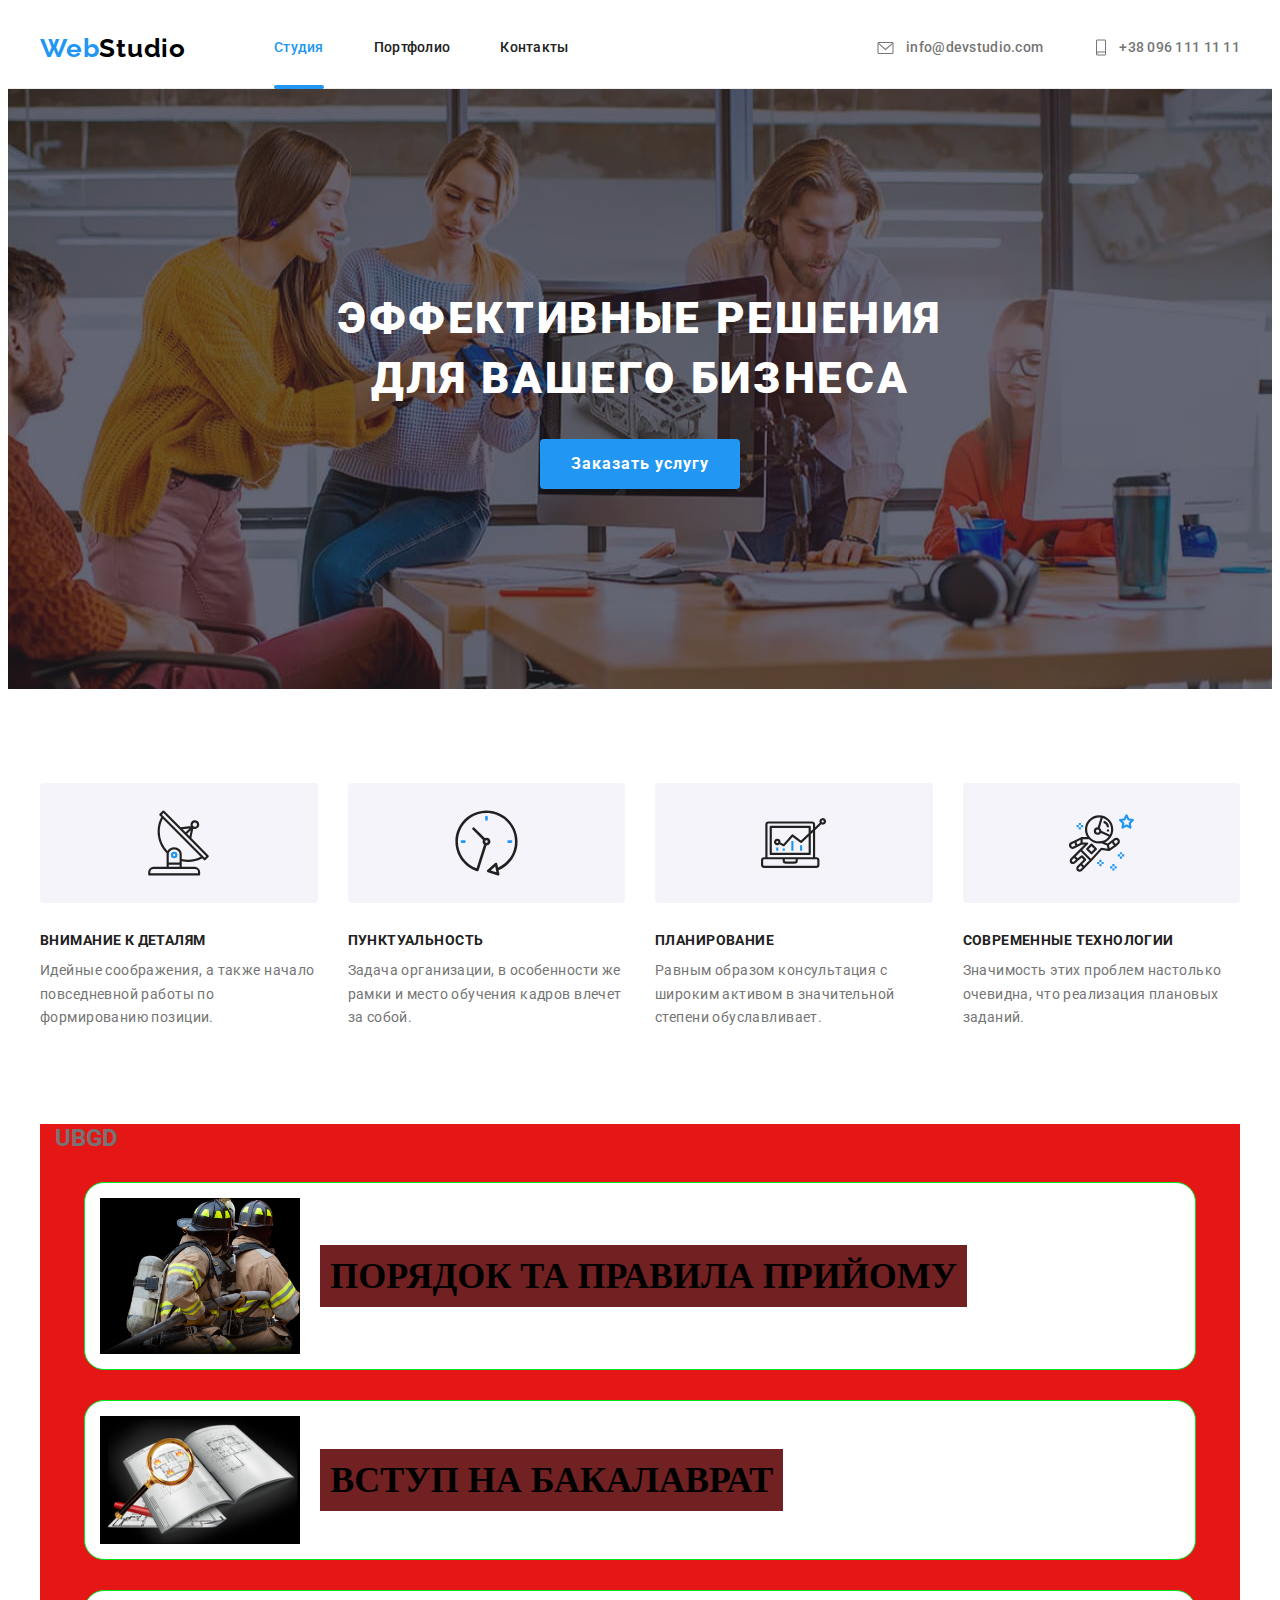
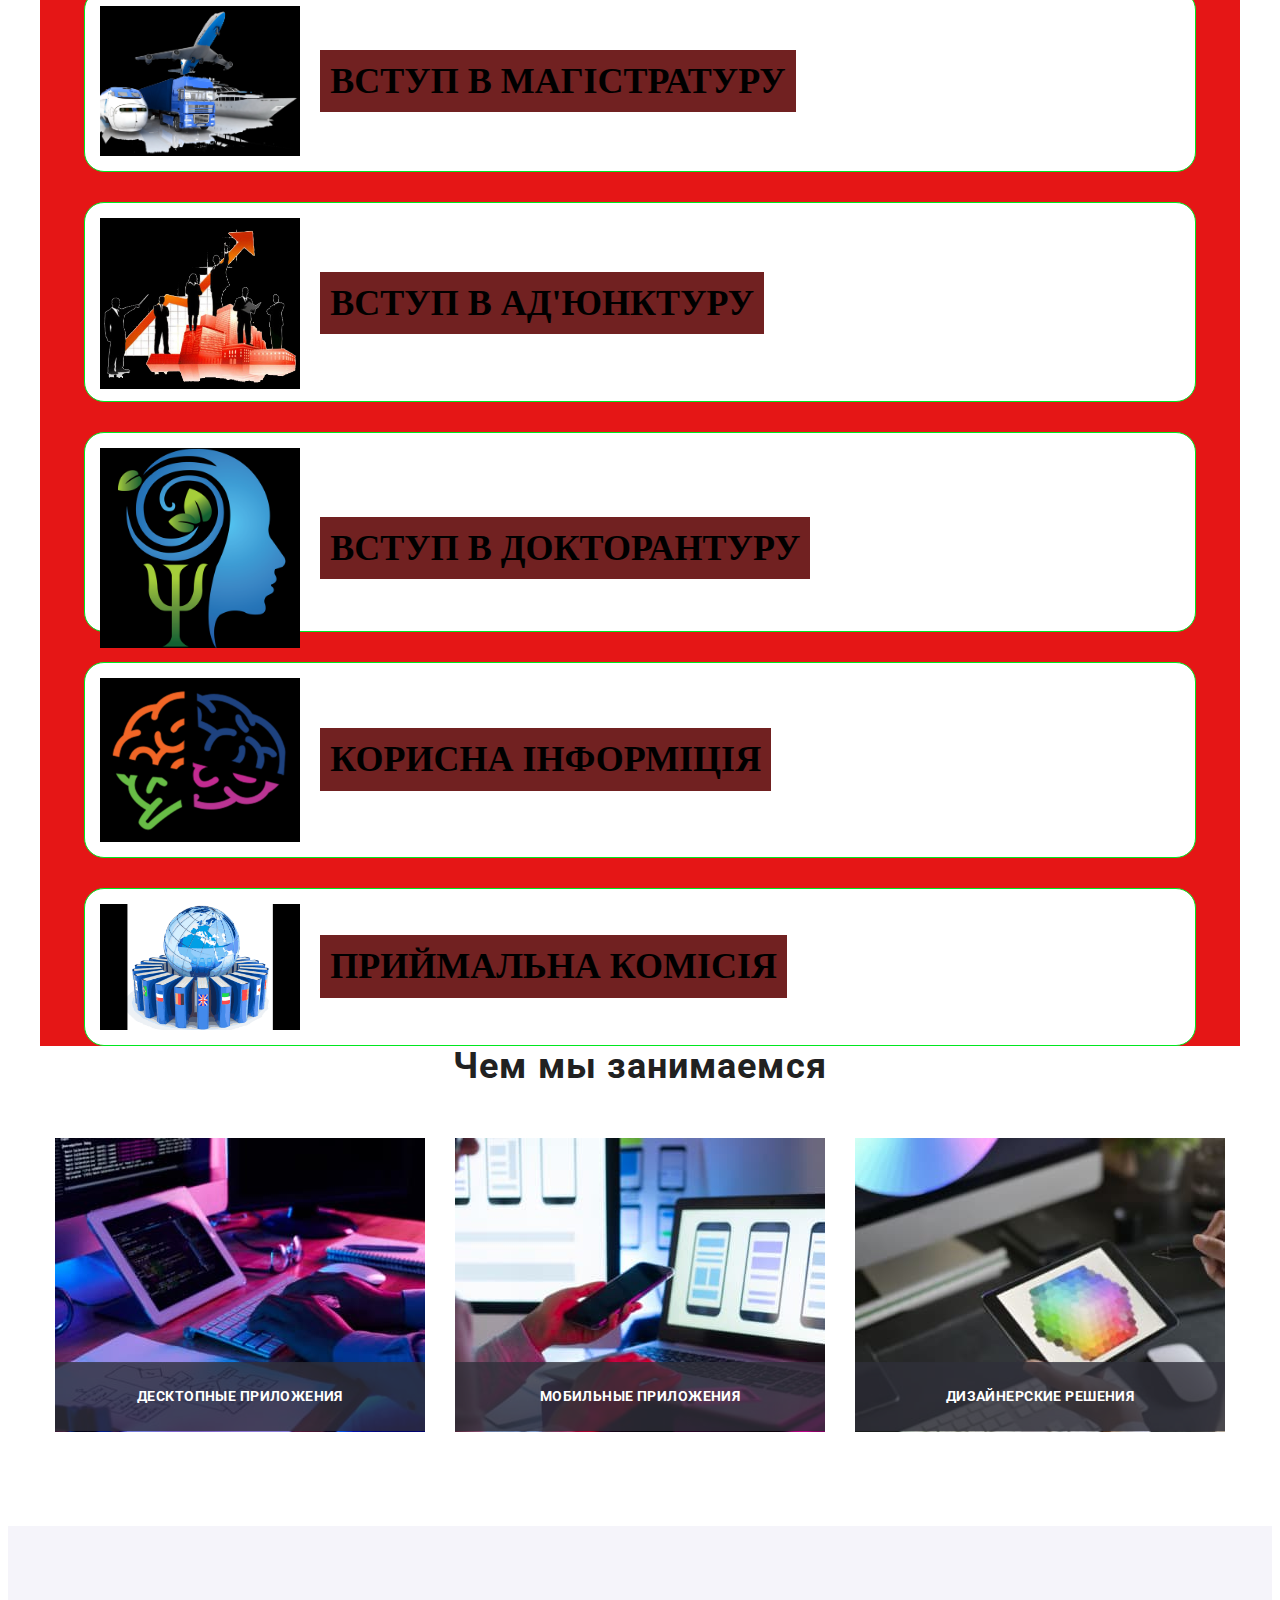
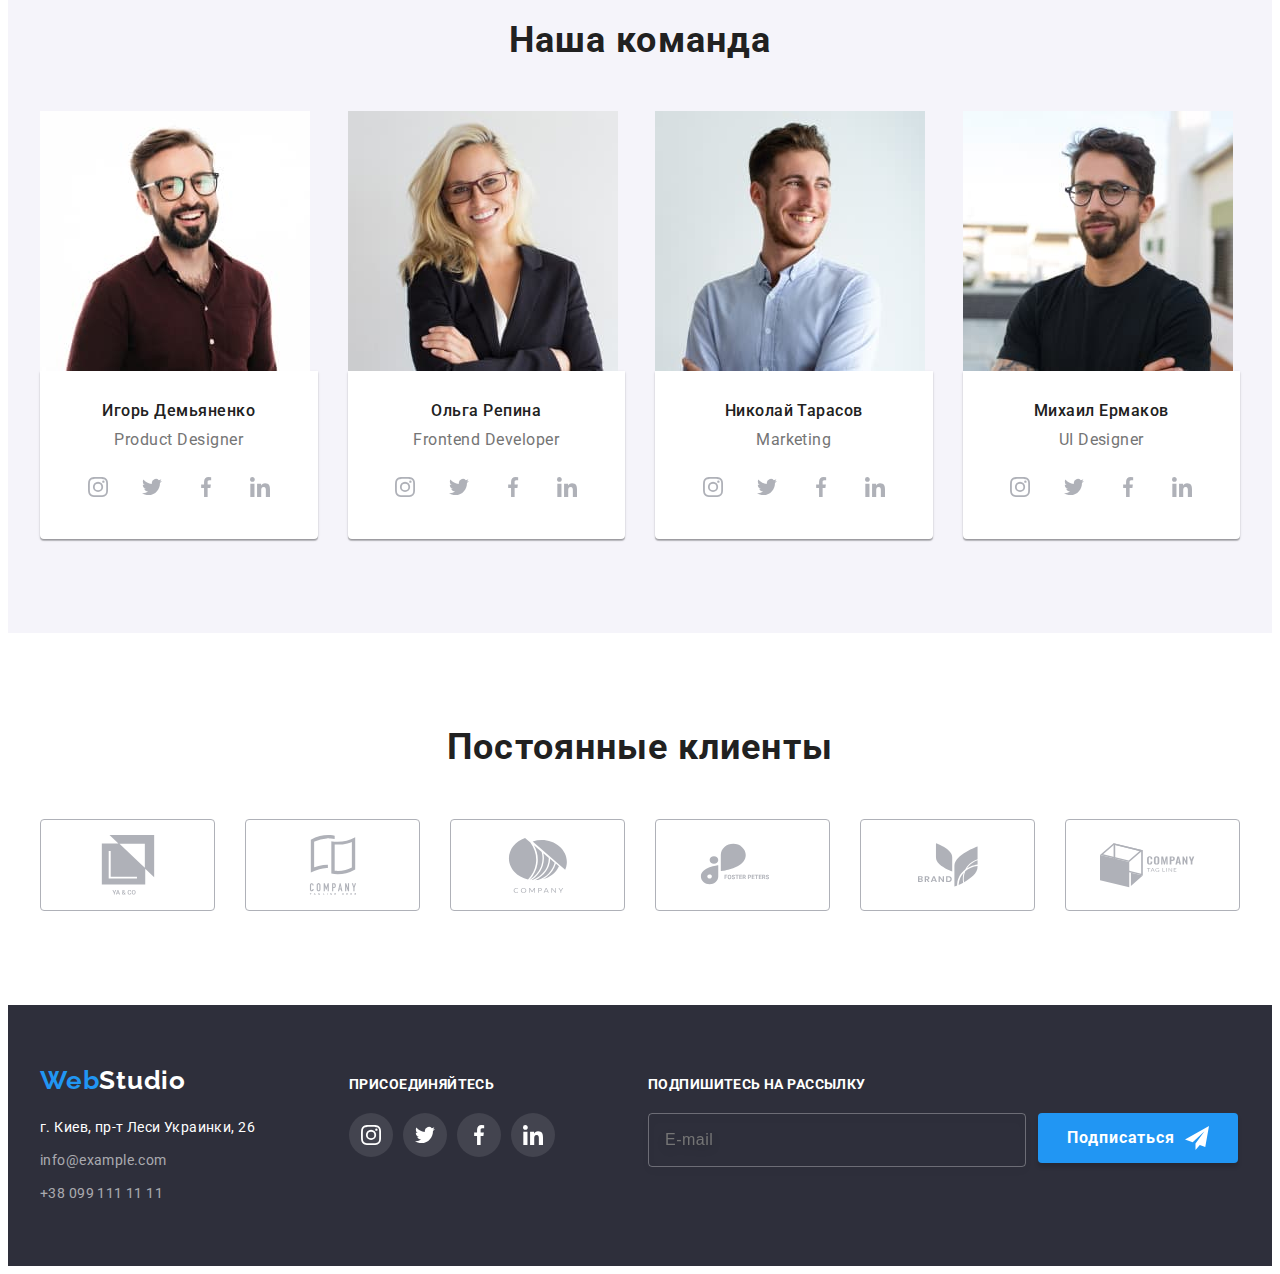
<file: index.html>
<!DOCTYPE html>
<html lang="ru">
  <head>
    <meta charset="UTF-8" />
    <meta http-equiv="X-UA-Compatible" content="IE=edge" />
    <meta name="viewport" content="width=device-width, initial-scale=1.0" />

    <link rel="preconnect" href="https://fonts.googleapis.com" />
    <link rel="preconnect" href="https://fonts.gstatic.com" crossorigin />
    <link
      href="https://fonts.googleapis.com/css2?family=Raleway:wght@700&family=Roboto:wght@400;500;700;900&display=swap"
      rel="stylesheet"
    />
    <link
      rel="stylesheet"
      href="https://cdnjs.cloudflare.com/ajax/libs/modern-normalize/1.1.0/modern-normalize.min.css"
      integrity="sha512-wpPYUAdjBVSE4KJnH1VR1HeZfpl1ub8YT/NKx4PuQ5NmX2tKuGu6U/JRp5y+Y8XG2tV+wKQpNHVUX03MfMFn9Q=="
      crossorigin="anonymous"
      referrerpolicy="no-referrer"
    />
    <link rel="stylesheet" href="./css/main.min.css" />
    <title>Document</title>
  </head>

  <body>
    <header class="header">
      <div class="container header__container">
        <nav class="navigation">
          <a href="./index.html" class="link logo">
            Web<span class="logo__header logo--dark">Studio</span></a
          >
          <ul class="list menu-list">
            <li class="menu-list__item">
              <a href="./index.html" class="link menu-list__link current"
                >Студия</a
              >
            </li>
            <li class="menu-list__item">
              <a
                href="./portfolio.html"
                class="link menu-list__link menu-list--link"
                >Портфолио</a
              >
            </li>
            <li class="menu-list__item">
              <a href="" class="link menu-list__link menu-list--link"
                >Контакты</a
              >
            </li>
          </ul>
        </nav>
        <ul class="list contacts-list header__contacts">
          <li class="contacts-list__item">
            <a
              href="mailto:info@devstudio.com"
              class="link contacts-list__link"
            >
              <svg class="contacts-list__icon" width="21" height="16">
                <use href="./images/symbol-defs.svg#icon-envelope"></use></svg
              >info@devstudio.com</a
            >
          </li>
          <li class="contacts-list__item">
            <a href="tel:+380961111111" class="link contacts-list__link">
              <svg class="contacts-list__icon" width="16" height="21">
                <use href="./images/symbol-defs.svg#icon-smartphone"></use></svg
              >+38 096 111 11 11</a
            >
          </li>
        </ul>
        <button type="button" class="open-menu-button" data-menu-open>
          <svg class="open-menu-icon" width="40" height="40">
            <use href="./images/symbol-defs.svg#icon-menu"></use>
          </svg>
        </button>
      </div>

      <div class="mobile-menu is-hidden" data-menu>
        <div class="container">
          <div class="mob-menu-nav">
            <button type="button" class="close-menu-button" data-menu-close>
              <svg width="31" height="31">
                <use href="./images/symbol-defs.svg#icon-close-black"></use>
              </svg>
            </button>
            <ul class="list mobile-menu-navigation">
              <li class="mobile-menu-item">
                <a href="./index.html" class="link mobile-menu-link current"
                  >Студия</a
                >
              </li>
              <li class="mobile-menu-item">
                <a href="./portfolio.html" class="link mobile-menu-link"
                  >Портфолио</a
                >
              </li>
              <li class="mobile-menu-item">
                <a href="" class="link mobile-menu-link">Контакты</a>
              </li>
            </ul>
          </div>
          <div class="mob-menu-contacts">
            <ul class="list mobile-menu-contacts">
              <li class="mobile-menu-contacts-list">
                <a
                  href="tel:+380961111111"
                  class="link mobile-menu-contacts-tel"
                >
                  +38 096 111 11 11</a
                >
              </li>
              <li class="mobile-menu-contacts-list">
                <a
                  href="mailto:info@devstudio.com"
                  class="link mobile-menu-contacts-mail"
                >
                  info@devstudio.com</a
                >
              </li>
            </ul>
            <ul class="list mobile-menu-soc-list">
              <li class="mobile-soc-list__item">
                <a href="" class="link mobile-soc-list-link">instagram</a>
              </li>
              <li class="mobile-soc-list__item">
                <a href="" class="link mobile-soc-list-link">twitter</a>
              </li>
              <li class="mobile-soc-list__item">
                <a href="" class="link mobile-soc-list-link">facebook</a>
              </li>
              <li class="mobile-soc-list__item">
                <a href="" class="link mobile-soc-list-link">linkedin</a>
              </li>
            </ul>
          </div>
        </div>
      </div>
    </header>
    <main>
      <section class="hero">
        <div class="container">
          <h1 class="hero__title">
            Эффективные решения<br />для вашего бизнеса
          </h1>
          <button type="button" class="button" data-modal-open>
            Заказать услугу
          </button>
        </div>
      </section>

      <section class="section specifics">
        <div class="container">
          <h2 class="visually-hidden">Особенности</h2>
          <ul class="list specifics-list specifics__list">
            <li class="specifics-list__item">
              <div class="specifics-list__element">
                <svg class="specifics-list__icon" width="65" height="70">
                  <use href="./images/symbol-defs.svg#icon-antenna"></use>
                </svg>
              </div>
              <h3 class="specifics-list__title">Внимание к деталям</h3>
              <p class="specifics-list__text">
                Идейные соображения, а также начало повседневной работы по
                формированию позиции.
              </p>
            </li>
            <li class="specifics-list__item">
              <div class="specifics-list__element">
                <svg class="specifics-list__icon" width="65" height="70">
                  <use href="./images/symbol-defs.svg#icon-clock"></use>
                </svg>
              </div>
              <h3 class="specifics-list__title">Пунктуальность</h3>
              <p class="specifics-list__text">
                Задача организации, в особенности же рамки и место обучения
                кадров влечет за собой.
              </p>
            </li>
            <li class="specifics-list__item">
              <div class="specifics-list__element">
                <svg class="specifics-list__icon" width="65" height="70">
                  <use href="./images/symbol-defs.svg#icon-diagram"></use>
                </svg>
              </div>
              <h3 class="specifics-list__title">Планирование</h3>
              <p class="specifics-list__text">
                Равным образом консультация с широким активом в значительной
                степени обуславливает.
              </p>
            </li>
            <li class="specifics-list__item">
              <div class="specifics-list__element">
                <svg class="specifics-list__icon" width="65" height="70">
                  <use href="./images/symbol-defs.svg#icon-astronaut"></use>
                </svg>
              </div>
              <h3 class="specifics-list__title">Современные технологии</h3>
              <p class="specifics-list__text">
                Значимость этих проблем настолько очевидна, что реализация
                плановых заданий.
              </p>
            </li>
          </ul>
        </div>
      </section>

      <section class="section-ubgd">
        <div class="container">
          <h2 class="ubgd-title">UBGD</h2>

          <ul class="cards list">
            <li class="opp-card">
              <a href="" class="opp-card-link"
                ><div class="opp-card-container">
                  <div class="card-logo">
                    <img
                      class="card-image"
                      src="./images/image.png"
                      alt="Пожежники"
                    />
                  </div>
                  <div class="carg-title">ПОРЯДОК ТА ПРАВИЛА ПРИЙОМУ</div>
                </div></a
              >
            </li>
            <li class="opp-card">
              <a href="" class="opp-card-link"
                ><div class="opp-card-container">
                  <div class="card-logo">
                    <img
                      class="card-image"
                      src="./images/audit.png"
                      alt="Аудит пожежної безпеки"
                    />
                  </div>
                  <div class="carg-title">ВСТУП НА БАКАЛАВРАТ</div>
                </div></a
              >
            </li>
            <li class="opp-card">
              <a href="" class="opp-card-link"
                ><div class="opp-card-container">
                  <div class="card-logo">
                    <img
                      class="card-image"
                      src="./images/tt.png"
                      alt="Транспорт"
                    />
                  </div>
                  <div class="carg-title">ВСТУП В МАГІСТРАТУРУ</div>
                </div></a
              >
            </li>
            <li class="opp-card">
              <a href="" class="opp-card-link"
                ><div class="opp-card-container">
                  <div class="card-logo">
                    <img
                      class="card-image"
                      src="./images/memejment.png"
                      alt="Менеджмент"
                    />
                  </div>
                  <div class="carg-title">ВСТУП В АД'ЮНКТУРУ</div>
                </div></a
              >
            </li>
            <li class="opp-card">
              <a href="" class="opp-card-link"
                ><div class="opp-card-container">
                  <div class="card-logo">
                    <img
                      class="card-image"
                      src="./images/psychology.png"
                      alt="Психологія"
                    />
                  </div>
                  <div class="carg-title">ВСТУП В ДОКТОРАНТУРУ</div>
                </div></a
              >
            </li>
            <li class="opp-card">
              <a href="" class="opp-card-link"
                ><div class="opp-card-container">
                  <div class="card-logo">
                    <img
                      class="card-image"
                      src="./images/kr_psyhology.png"
                      alt="Екстремальна та кризова психологія"
                    />
                  </div>
                  <div class="carg-title">КОРИСНА ІНФОРМІЦІЯ</div>
                </div></a
              >
            </li>
            <li class="opp-card">
              <a href="" class="opp-card-link"
                ><div class="opp-card-container">
                  <div class="card-logo">
                    <img
                      class="card-image"
                      src="./images/ap.png"
                      alt="Англійський переклад"
                    />
                  </div>
                  <div class="carg-title">ПРИЙМАЛЬНА КОМІСІЯ</div>
                </div></a
              >
            </li>
          </ul>
        </div>
      </section>

      <section class="section-development section__development">
        <div class="container">
          <h2 class="section-title">Чем мы занимаемся</h2>
          <ul class="section-development-list section-development__list">
            <li class="section-development-list__item list">
              <div class="section-development-list__card">
                <picture
                  ><source
                    media="(min-width: 1200px)"
                    srcset="
                      ./images/img_code.jpg   1x,
                      ./images/img_code2x.jpg 2x
                    " />
                  <img
                    src="./images/img_code.jpg"
                    alt="Разработчик пишет код"
                    width="370"
                /></picture>

                <p class="section-development-list__text">
                  Десктопные приложения
                </p>
              </div>
            </li>
            <li class="section-development-list__item list">
              <div class="section-development-list__card">
                <picture
                  ><source
                    media="(min-width: 1200px)"
                    srcset="
                      ./images/img_smartphone.jpg   1x,
                      ./images/img_smartphone2x.jpg 2x
                    " />
                  <img
                    src="./images/img_smartphone.jpg"
                    alt="Разработчик настраивает оформление"
                    width="370"
                /></picture>

                <p class="section-development-list__text">
                  Мобильные приложения
                </p>
              </div>
            </li>
            <li class="section-development-list__item list">
              <div class="section-development-list__card">
                <picture
                  ><source
                    media="(min-width: 1200px)"
                    srcset="
                      ./images/img_palette.jpg   1x,
                      ./images/img_palette2x.jpg 2x
                    " />
                  <img
                    src="./images/img_palette.jpg"
                    alt="Разработчик подбирает цвет"
                    width="370"
                /></picture>

                <p class="section-development-list__text">
                  Дизайнерские решения
                </p>
              </div>
            </li>
          </ul>
        </div>
      </section>
      <section class="section team">
        <div class="container">
          <h2 class="section-title">Наша команда</h2>
          <ul class="team-list team__list list">
            <li class="team-list__item">
              <picture>
                <source
                  media="(min-width: 1200px)"
                  srcset="
                    ./images/ihor-desktop1x.jpg 1x,
                    ./images/ihor-desktop2x.jpg 2x
                  "
                />
                <source
                  media="(min-width: 768px)"
                  srcset="
                    ./images/ihor-tab1x.jpg 1x,
                    ./images/ihor-tab2x.jpg 2x
                  "
                />
                <source
                  media="(min-width: 320px)"
                  srcset="
                    ./images/ihor-mob1x.jpg 1x,
                    ./images/ihor-mob2x.jpg 2x
                  "
                />
                <img
                  src="./images/ihor-desktop1x.jpg"
                  alt="Фотография Игоря Демьяненка"
                />
              </picture>

              <div class="team-list-description team-list__element">
                <h3 class="team-list-description__title">Игорь Демьяненко</h3>
                <p class="team-list-description__text" lang="en">
                  Product Designer
                </p>
                <ul class="list soc-list soc__list">
                  <li class="soc-list__item">
                    <a href="" class="link soc-list__link soc-list__link--team">
                      <svg width="20" height="20">
                        <use
                          href="./images/symbol-defs.svg#icon-instagram"
                        ></use>
                      </svg>
                    </a>
                  </li>
                  <li class="soc-list__item">
                    <a href="" class="link soc-list__link soc-list__link--team"
                      ><svg width="20" height="20">
                        <use
                          href="./images/symbol-defs.svg#icon-twitter"
                        ></use></svg
                    ></a>
                  </li>
                  <li class="soc-list__item">
                    <a href="" class="link soc-list__link soc-list__link--team"
                      ><svg width="20" height="20">
                        <use
                          href="./images/symbol-defs.svg#icon-facebook"
                        ></use></svg
                    ></a>
                  </li>
                  <li class="soc-list__item">
                    <a href="" class="link soc-list__link soc-list__link--team"
                      ><svg width="20" height="20">
                        <use
                          href="./images/symbol-defs.svg#icon-linkedin"
                        ></use></svg
                    ></a>
                  </li>
                </ul>
              </div>
            </li>
            <li class="team-list__item">
              <picture>
                <source
                  media="(min-width: 1200px)"
                  srcset="
                    ./images/olga-desktop1x.jpg 1x,
                    ./images/olga-desktop2x.jpg 2x
                  "
                />
                <source
                  media="(min-width: 768px)"
                  srcset="
                    ./images/olga-tab1x.jpg 1x,
                    ./images/olga-tab2x.jpg 2x
                  "
                />
                <source
                  media="(min-width: 320px)"
                  srcset="
                    ./images/olga-mob1x.jpg 1x,
                    ./images/olga-mob2x.jpg 2x
                  "
                />
                <img
                  src="./images/olga-desktop1x.jpg"
                  alt="Фотография Ольги Репиной"
                />
              </picture>

              <div class="team-list-description team-list__element">
                <h3 class="team-list-description__title">Ольга Репина</h3>
                <p class="team-list-description__text" lang="en">
                  Frontend Developer
                </p>
                <ul class="list soc-list soc__list">
                  <li class="soc-list__item">
                    <a href="" class="link soc-list__link soc-list__link--team">
                      <svg width="20" height="20">
                        <use
                          href="./images/symbol-defs.svg#icon-instagram"
                        ></use>
                      </svg>
                    </a>
                  </li>
                  <li class="soc-list__item">
                    <a href="" class="link soc-list__link soc-list__link--team"
                      ><svg width="20" height="20">
                        <use
                          href="./images/symbol-defs.svg#icon-twitter"
                        ></use></svg
                    ></a>
                  </li>
                  <li class="soc-list__item">
                    <a href="" class="link soc-list__link soc-list__link--team"
                      ><svg width="20" height="20">
                        <use
                          href="./images/symbol-defs.svg#icon-facebook"
                        ></use></svg
                    ></a>
                  </li>
                  <li class="soc-list__item">
                    <a href="" class="link soc-list__link soc-list__link--team"
                      ><svg width="20" height="20">
                        <use
                          href="./images/symbol-defs.svg#icon-linkedin"
                        ></use></svg
                    ></a>
                  </li>
                </ul>
              </div>
            </li>
            <li class="team-list__item">
              <picture>
                <source
                  media="(min-width: 1200px)"
                  srcset="
                    ./images/mykola-desktop1x.jpg 1x,
                    ./images/mykola-desktop2x.jpg 2x
                  "
                />
                <source
                  media="(min-width: 768px)"
                  srcset="
                    ./images/mykola-tab1x.jpg 1x,
                    ./images/mykola-tab2x.jpg 2x
                  "
                />
                <source
                  media="(min-width: 320px)"
                  srcset="
                    ./images/mykola-mob1x.jpg 1x,
                    ./images/mykola-mob2x.jpg 2x
                  "
                />
                <img
                  src="./images/mykola-desktop1x.jpg"
                  alt="Фотография Николая Тарасова"
                />
              </picture>

              <div class="team-list-description team-list__element">
                <h3 class="team-list-description__title">Николай Тарасов</h3>
                <p class="team-list-description__text" lang="en">Marketing</p>
                <ul class="list soc-list soc__list">
                  <li class="soc-list__item">
                    <a href="" class="link soc-list__link soc-list__link--team">
                      <svg width="20" height="20">
                        <use
                          href="./images/symbol-defs.svg#icon-instagram"
                        ></use>
                      </svg>
                    </a>
                  </li>
                  <li class="soc-list__item">
                    <a href="" class="link soc-list__link soc-list__link--team"
                      ><svg width="20" height="20">
                        <use
                          href="./images/symbol-defs.svg#icon-twitter"
                        ></use></svg
                    ></a>
                  </li>
                  <li class="soc-list__item">
                    <a href="" class="link soc-list__link soc-list__link--team"
                      ><svg width="20" height="20">
                        <use
                          href="./images/symbol-defs.svg#icon-facebook"
                        ></use></svg
                    ></a>
                  </li>
                  <li class="soc-list__item">
                    <a href="" class="link soc-list__link soc-list__link--team"
                      ><svg width="20" height="20">
                        <use
                          href="./images/symbol-defs.svg#icon-linkedin"
                        ></use></svg
                    ></a>
                  </li>
                </ul>
              </div>
            </li>
            <li class="team-list__item">
              <picture class="team-photo">
                <source
                  media="(min-width: 1200px)"
                  srcset="
                    ./images/misha-desktop1x.jpg 1x,
                    ./images/misha-desktop2x.jpg 2x
                  "
                />
                <source
                  media="(min-width: 768px)"
                  srcset="
                    ./images/misha-tab1x.jpg 1x,
                    ./images/misha-tab2x.jpg 2x
                  "
                />
                <source
                  media="(min-width: 320px)"
                  srcset="
                    ./images/misha-mob1x.jpg 1x,
                    ./images/misha-mob2x.jpg 2x
                  "
                />
                <img
                  src="./images/misha-desktop1x.jpg"
                  alt="Фотография  Михаила Ермакова"
                />
              </picture>

              <div class="team-list-description team-list__element">
                <h3 class="team-list-description__title">Михаил Ермаков</h3>
                <p class="team-list-description__text" lang="en">UI Designer</p>
                <ul class="list soc-list soc__list">
                  <li class="soc-list__item">
                    <a href="" class="link soc-list__link soc-list__link--team">
                      <svg width="20" height="20">
                        <use
                          href="./images/symbol-defs.svg#icon-instagram"
                        ></use>
                      </svg>
                    </a>
                  </li>
                  <li class="soc-list__item">
                    <a href="" class="link soc-list__link soc-list__link--team"
                      ><svg width="20" height="20">
                        <use
                          href="./images/symbol-defs.svg#icon-twitter"
                        ></use></svg
                    ></a>
                  </li>
                  <li class="soc-list__item">
                    <a href="" class="link soc-list__link soc-list__link--team"
                      ><svg width="20" height="20">
                        <use
                          href="./images/symbol-defs.svg#icon-facebook"
                        ></use></svg
                    ></a>
                  </li>
                  <li class="soc-list__item">
                    <a href="" class="link soc-list__link soc-list__link--team"
                      ><svg width="20" height="20">
                        <use
                          href="./images/symbol-defs.svg#icon-linkedin"
                        ></use></svg
                    ></a>
                  </li>
                </ul>
              </div>
            </li>
          </ul>
        </div>
      </section>
      <section class="section customers">
        <div class="container">
          <h2 class="section-title">Постоянные клиенты</h2>
          <ul class="list customers-list customers__list">
            <li class="customers-list__item">
              <a href="" class="customers-list__link"
                ><svg width="106" height="60">
                  <use href="./images/symbol-defs.svg#icon-ya-co"></use></svg
              ></a>
            </li>
            <li class="customers-list__item">
              <a href="" class="customers-list__link"
                ><svg width="106" height="60">
                  <use
                    href="./images/symbol-defs.svg#icon-company-t-h"
                  ></use></svg
              ></a>
            </li>
            <li class="customers-list__item">
              <a href="" class="customers-list__link"
                ><svg width="106" height="60">
                  <use href="./images/symbol-defs.svg#icon-company"></use></svg
              ></a>
            </li>
            <li class="customers-list__item">
              <a href="" class="customers-list__link"
                ><svg width="106" height="60">
                  <use
                    href="./images/symbol-defs.svg#icon-foster-peters"
                  ></use></svg
              ></a>
            </li>
            <li class="customers-list__item">
              <a href="" class="customers-list__link"
                ><svg width="106" height="60">
                  <use href="./images/symbol-defs.svg#icon-brand"></use></svg
              ></a>
            </li>
            <li class="customers-list__item">
              <a href="" class="customers-list__link"
                ><svg width="106" height="60">
                  <use
                    href="./images/symbol-defs.svg#icon-company-t-l"
                  ></use></svg
              ></a>
            </li>
          </ul>
        </div>
      </section>
    </main>
    <footer class="footer">
      <div class="container futer__container">
        <div class="contacts">
          <div>
            <a href="./index.html" class="logo link logo__footer"
              >Web<span class="logo--light">Studio</span></a
            >
            <address>
              <ul class="list footer-contacts-list">
                <li class="footer-contacts-list__item">
                  <a
                    href="https://goo.gl/maps/bCXmTTS66SDoHpwE8"
                    target="_blank"
                    rel="noopener noindex nofollow"
                    class="link footer-contacts-list__link footer-contacts-list--address"
                    >г. Киев, пр-т Леси Украинки, 26</a
                  >
                </li>
                <li class="footer-contacts-list__item">
                  <a
                    href="mailto:info@devstudio.com"
                    class="link footer-contacts-list__link footer-contacts-list--contacts"
                    >info@example.com</a
                  >
                </li>
                <li class="footer-contacts-list__item">
                  <a
                    href="tel:+380991111111"
                    class="link footer-contacts-list__link footer-contacts-list--contacts"
                    >+38 099 111 11 11</a
                  >
                </li>
              </ul>
            </address>
          </div>
          <div class="join">
            <h3 class="join-title join__title">Присоединяйтесь</h3>
            <ul class="list soc-list soc__list">
              <li class="soc-list__item">
                <a href="" class="link soc-list__link soc-list__link--join">
                  <svg width="20" height="20">
                    <use href="./images/symbol-defs.svg#icon-instagram"></use>
                  </svg>
                </a>
              </li>
              <li class="soc-list__item">
                <a href="" class="link soc-list__link soc-list__link--join"
                  ><svg width="20" height="20">
                    <use
                      href="./images/symbol-defs.svg#icon-twitter"
                    ></use></svg
                ></a>
              </li>
              <li class="soc-list__item">
                <a href="" class="link soc-list__link soc-list__link--join"
                  ><svg width="20" height="20">
                    <use
                      href="./images/symbol-defs.svg#icon-facebook"
                    ></use></svg
                ></a>
              </li>
              <li class="soc-list__item">
                <a href="" class="link soc-list__link soc-list__link--join"
                  ><svg width="20" height="20">
                    <use
                      href="./images/symbol-defs.svg#icon-linkedin"
                    ></use></svg
                ></a>
              </li>
            </ul>
          </div>
        </div>
        <div class="subscription footer__subscription">
          <h3 class="subscription__title">Подпишитесь на рассылку</h3>
          <form>
            <div class="subscription__form">
              <input
                type="email"
                name="subscription-input"
                id="subscription-input"
                class="subscription__input"
                placeholder="E-mail"
              />
              <button type="submit" class="button subscription__button">
                Подписаться
                <svg width="24" height="24" class="subscription__icon">
                  <use href="./images/symbol-defs.svg#icon-send"></use>
                </svg>
              </button>
            </div>
          </form>
        </div>
      </div>
    </footer>
    <div class="backdrop is-hidden" data-modal>
      <div class="modal">
        <button type="button" class="button-close-modal" data-modal-close>
          <svg width="18" height="18">
            <use href="./images/symbol-defs.svg#icon-close-black"></use>
          </svg>
        </button>
        <p class="modal-title">Оставьте свои данные, мы вам перезвоним</p>
        <form>
          <div class="modal-wrap">
            <label for="user-name" class="modal-lable">Имя</label>
            <div class="modal-input-wrap">
              <input
                type="text"
                name="user-name"
                id="user-name"
                class="modal-input"
              />
              <svg class="modal-input-icon" width="18px" height="18px">
                <use href="./images/symbol-defs.svg#icon-person"></use>
              </svg>
            </div>
          </div>
          <div class="modal-wrap">
            <label for="user-tel" class="modal-lable">Телефон</label>
            <div class="modal-input-wrap">
              <input
                type="tel"
                name="user-tel"
                id="user-tel"
                class="modal-input"
              />
              <svg class="modal-input-icon" width="18px" height="18px">
                <use href="./images/symbol-defs.svg#icon-phone"></use>
              </svg>
            </div>
          </div>
          <div class="modal-wrap">
            <label for="user-email" class="modal-lable">Почта</label>
            <div class="modal-input-wrap">
              <input
                type="email"
                name="user-email"
                id="user-email"
                class="modal-input"
              />
              <svg class="modal-input-icon" width="18px" height="18px">
                <use href="./images/symbol-defs.svg#icon-email"></use>
              </svg>
            </div>
          </div>
          <label for="modal-user-text" class="modal-lable">Комментарий</label>
          <textarea
            name="modal-user-text"
            id="modal-user-text"
            class="modal-user-text"
            placeholder="Введите текст"
          ></textarea>
          <div class="modal-field">
            <input
              type="checkbox"
              name="modal-checkbox"
              id="modal-checkbox"
              class="modal-checkbox visually-hidden"
            />
            <label for="modal-checkbox" class="modal-checkbox-text"
              ><span>
                <svg class="modal-check-icon" width="13px" height="10px">
                  <use href="./images/symbol-defs.svg#icon-select"></use>
                </svg>
              </span>
              Соглашаюсь с рассылкой и принимаю&nbsp;<a
                href=""
                class="modal-link"
                >Условия договора</a
              ></label
            >
          </div>
          <button type="submit" class="button modal-buton">Отправить</button>
        </form>
      </div>
    </div>
    <script src="./js/modal.js"></script>
    <script src="./js/menu.js"></script>
  </body>
</html>
</file>
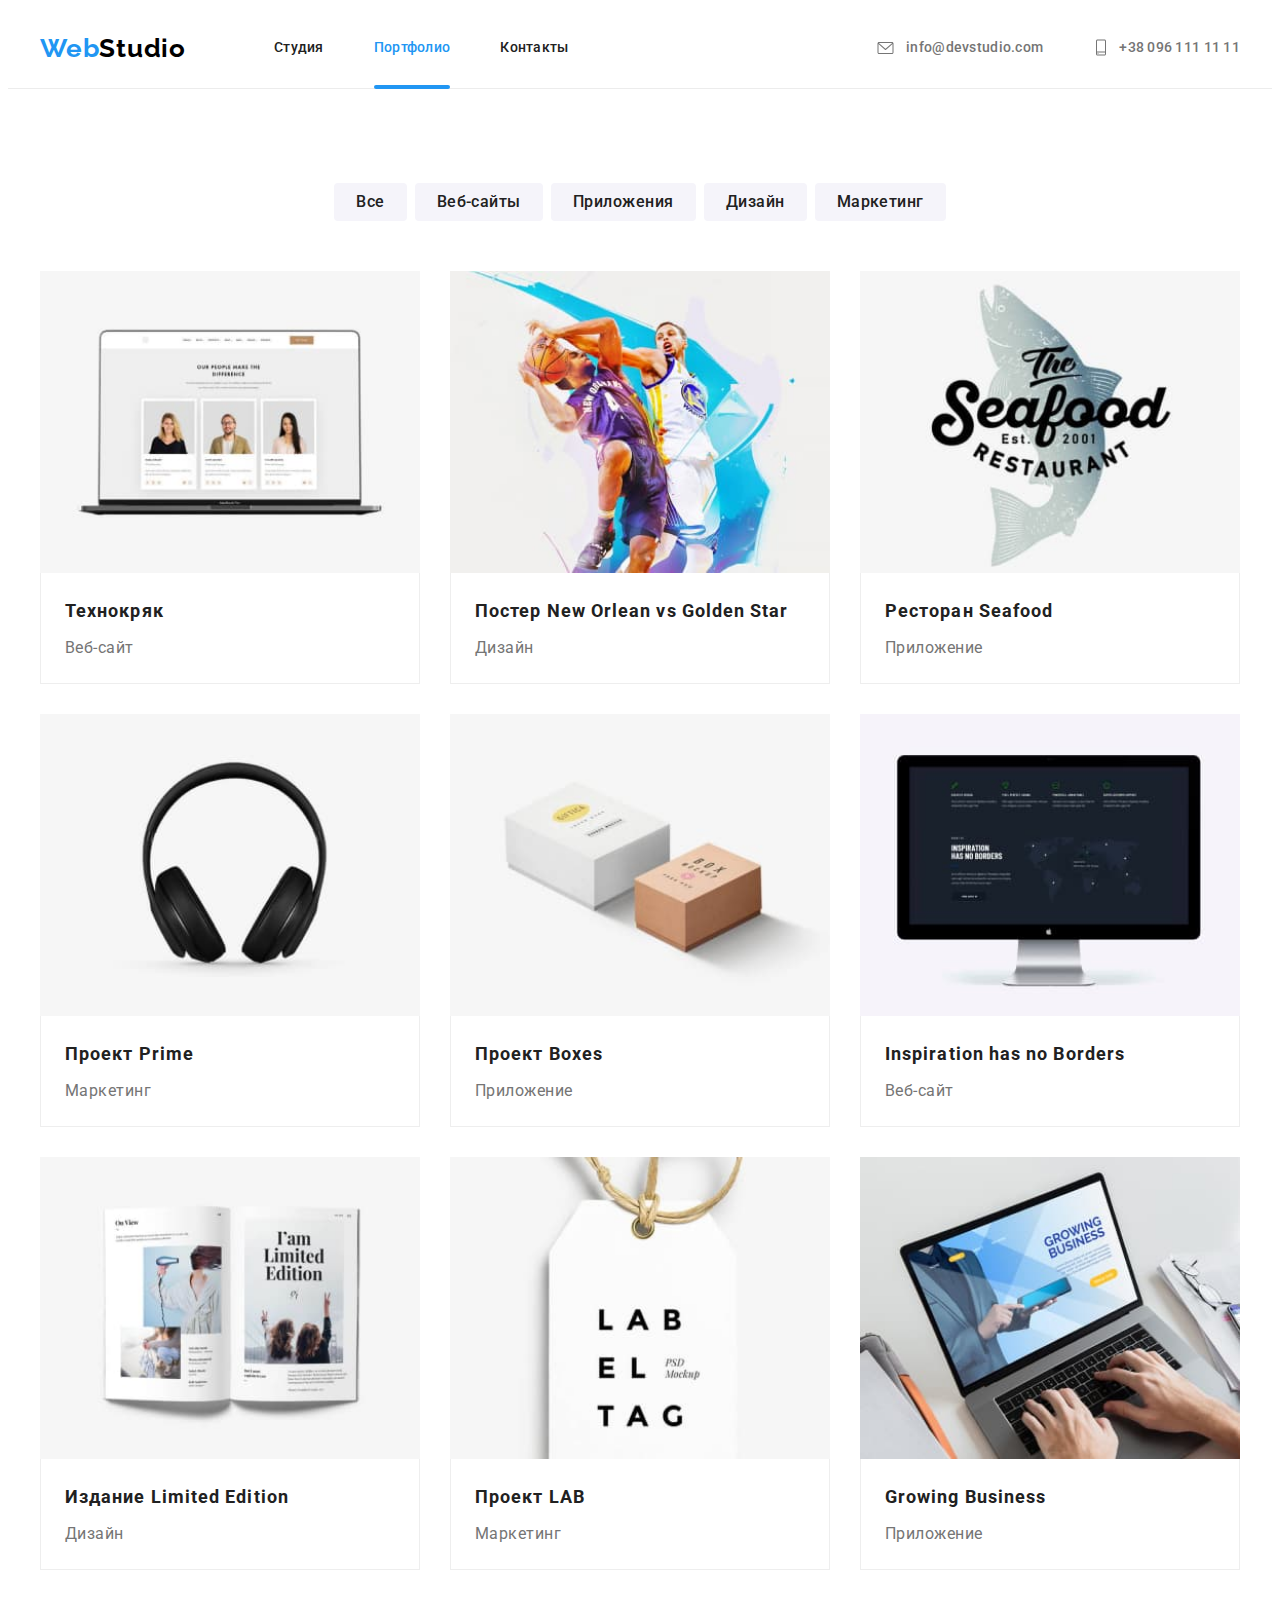
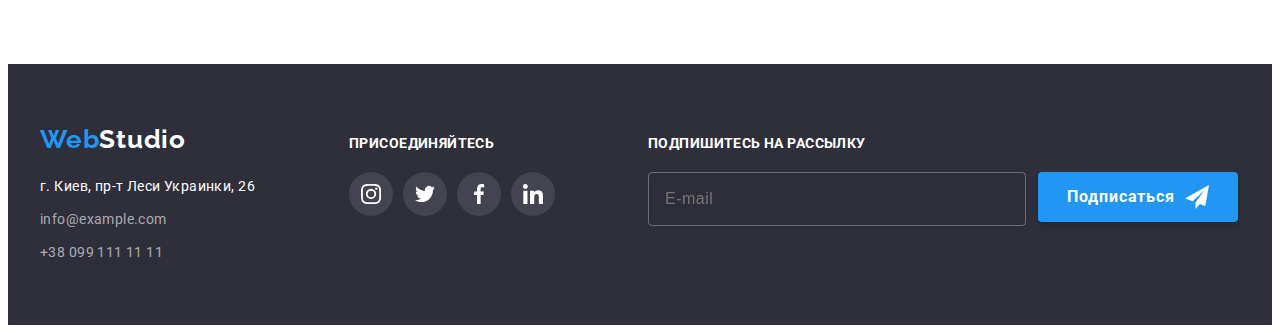
<file: portfolio.html>
<!DOCTYPE html>
<html lang="ru">
  <head>
    <meta charset="UTF-8" />
    <meta http-equiv="X-UA-Compatible" content="IE=edge" />
    <meta name="viewport" content="width=device-width, initial-scale=1.0" />
    <link rel="preconnect" href="https://fonts.googleapis.com" />
    <link rel="preconnect" href="https://fonts.gstatic.com" crossorigin />
    <link
      href="https://fonts.googleapis.com/css2?family=Raleway:wght@700&family=Roboto:wght@400;500;700;900&display=swap"
      rel="stylesheet"
    />
    <link
      rel="stylesheet"
      href="https://cdnjs.cloudflare.com/ajax/libs/modern-normalize/1.1.0/modern-normalize.min.css"
      integrity="sha512-wpPYUAdjBVSE4KJnH1VR1HeZfpl1ub8YT/NKx4PuQ5NmX2tKuGu6U/JRp5y+Y8XG2tV+wKQpNHVUX03MfMFn9Q=="
      crossorigin="anonymous"
      referrerpolicy="no-referrer"
    />

    <link rel="stylesheet" href="./css/main.min.css" />
    <title>Document</title>
  </head>
  <body class="page">
    <header class="header">
      <div class="container header__container">
        <nav class="navigation">
          <a href="./index.html" class="link logo">
            Web<span class="logo__header logo--dark">Studio</span></a
          >
          <ul class="list menu-list">
            <li class="menu-list__item">
              <a href="./index.html" class="link menu-list__link menu-list--link">Студия</a>
            </li>
            <li class="menu-list__item">
              <a href="./portfolio.html" class="link menu-list__link menu-list--link current"
                >Портфолио</a
              >
            </li>
            <li class="menu-list__item">
              <a href="" class="link menu-list__link menu-list--link">Контакты</a>
            </li>
          </ul>
        </nav>
        <ul class="list contacts-list header__contacts">
          <li class="contacts-list__item">
            <a
              href="mailto:info@devstudio.com"
              class="link contacts-list__link"
            > <svg class="contacts-list__icon" width="21" height="16">
              <use href="./images/symbol-defs.svg#icon-envelope"></use>
            </svg>info@devstudio.com</a
            >
          </li>
          <li class="contacts-list__item ">
            <a href="tel:+380961111111" class="link contacts-list__link"
              > <svg class="contacts-list__icon" width="16" height="21">
                <use href="./images/symbol-defs.svg#icon-smartphone"></use>
              </svg>+38 096 111 11 11</a
            >
          </li>
        </ul>
        <button type="button" class="open-menu-button" data-menu-open><svg class="open-menu-icon" width="40" height="40">
          <use href="./images/symbol-defs.svg#icon-menu"></use>
        </svg></button>
      </div>

      <div class="mobile-menu is-hidden" data-menu>
        <div class="container">
          <div class="mob-menu-nav">
        <button type="button" class="close-menu-button" data-menu-close><svg width="31" height="31">
          <use href="./images/symbol-defs.svg#icon-close-black"></use>
        </svg></button>
        <ul class="list mobile-menu-navigation">
          <li class="mobile-menu-item">
            <a href="./index.html" class="link mobile-menu-link">Студия</a>
          </li>
          <li class="mobile-menu-item">
            <a href="./portfolio.html" class="link mobile-menu-link current"
              >Портфолио</a
            >
          </li>
          <li class="mobile-menu-item">
            <a href="" class="link mobile-menu-link">Контакты</a>
          </li>
        </ul>
      </div>
      <div class="mob-menu-contacts">
        <ul class="list mobile-menu-contacts">
          
          <li class="mobile-menu-contacts-list">
            <a href="tel:+380961111111" class="link mobile-menu-contacts-tel"
              > +38 096 111 11 11</a
            >
          </li>
          <li class="mobile-menu-contacts-list">
            <a
              href="mailto:info@devstudio.com"
              class="link mobile-menu-contacts-mail"
            > info@devstudio.com</a
            >
          </li>
        </ul>
        <ul class="list mobile-menu-soc-list">
          <li class="mobile-soc-list__item"><a href="" class="link mobile-soc-list-link">Instagram</a></li>
          <li class="mobile-soc-list__item"><a href="" class="link mobile-soc-list-link">Twitter</a></li>
          <li class="mobile-soc-list__item"><a href="" class="link mobile-soc-list-link">Facebook</a></li>
          <li class="mobile-soc-list__item"><a href="" class="link mobile-soc-list-link">Linkedin</a></li>
        </ul>
      </div>
      </div>
      </div>

    </header>
    <main>
      <section class="section section-portfolio">
        <div class="container">
          <h1 class="visually-hidden">Наше портфолио</h1>
          <ul class="list portfolio-filter">
            <li class="filter-item">
              <button type="button" class="button-filter">Все</button>
            </li>
            <li class="filter-item">
              <button type="button" class="button-filter">Веб-сайты</button>
            </li>
            <li class="filter-item">
              <button type="button" class="button-filter">Приложения</button>
            </li>
            <li class="filter-item">
              <button type="button" class="button-filter">Дизайн</button>
            </li>
            <li class="filter-item">
              <button type="button" class="button-filter">Маркетинг</button>
            </li>
          </ul>
          <ul class="list portfolio-list">
            <li class="portfolio-item">
              
              <a href="" class="link portfolio-element-link">
                <div class="portfolio-text-effect">
                  <picture>
                    <source media="(min-width: 1200px)" srcset="./images/laptop-site1x.jpg 1x, ./images/laptop-site-desk2x.jpg 2x">
                    <source media="(min-width: 768px)" srcset="./images/laptop-site-tab1x.jpg 1x, ./images/laptop-site-tab2x.jpg 2x">
                    <source media="(min-width: 320px)" srcset="./images/laptop-site-mob1x.jpg 1x, ./images/laptop-site-mob2x.jpg 2x">
                    <img
                  src="./images/laptop-site1x.jpg"
                  alt="Открыта веб-страничка на ноутбуке"
                  width="100%"
                />
                  </picture>
                
                <p class="portfolio-item-text">Ресурс предлагает комплексные предложения с разным уровнем функционала и сервисов. Все это позволит посетителю получить исчерпывающие сведения о компании или частном лице.</p>
              </div>
                <div class="portfolio-description">
                  <h2 class="portfolio-element-title">Технокряк</h2>
                  <p class="portfolio-element-text">Веб-сайт</p>
                </div>
              </a>
            </li>
            <li class="portfolio-item">
              <a href="" class="link portfolio-element-link">
                <div class="portfolio-text-effect">
                  <picture>
                    <source media="(min-width: 1200px)" srcset="./images/basketball-poster1x.jpg 1x, ./images/basketball-poster-desk2x.jpg 2x">
                    <source media="(min-width: 768px)" srcset="./images/basketball-poster-tab1x.jpg 1x, ./images/basketball-poster-tab2x.jpg 2x">
                    <source media="(min-width: 320px)" srcset="./images/basketball-poster-mob1x.jpg 1x, ./images/basketball-poster-mob2x.jpg 2x">
                    <img
                  src="./images/basketball-poster1x.jpg"
                  alt="Постер с баскетболистами"
                  width="100%"
                />
                  </picture>
                
                <p class="portfolio-item-text">Ресурс предлагает комплексные предложения с разным уровнем функционала и сервисов. Все это позволит посетителю получить исчерпывающие сведения о компании или частном лице.</p>
              </div>
                <div class="portfolio-description">
                  <h2 class="portfolio-element-title">
                    Постер New Orlean vs Golden Star
                  </h2>
                  <p class="portfolio-element-text">Дизайн</p>
                </div>
              </a>
            </li>
            <li class="portfolio-item">
              <a href="" class="link portfolio-element-link">
                <div class="portfolio-text-effect">
                  <picture>
                    <source media="(min-width: 1200px)" srcset="./images/logo-seafood1x.jpg 1x, ./images/logo-seafood-desk2x.jpg 2x">
                    <source media="(min-width: 768px)" srcset="./images/logo-seafood-tab1x.jpg 1x, ./images/logo-seafood-tab2x.jpg 2x">
                    <source media="(min-width: 320px)" srcset="./images/logo-seafood-mob1x.jpg 1x, ./images/logo-seafood-mob2x.jpg 2x">
                    <img
                  src="./images/logo-seafood1x.jpg"
                  alt="Логотип ресторана Seafood"
                  width="100%"
                />
                  </picture>
                  
                <p class="portfolio-item-text">Ресурс предлагает комплексные предложения с разным уровнем функционала и сервисов. Все это позволит посетителю получить исчерпывающие сведения о компании или частном лице.</p>
              </div>
                <div class="portfolio-description">
                  <h2 class="portfolio-element-title">Ресторан Seafood</h2>
                  <p class="portfolio-element-text">Приложение</p>
                </div>
              </a>
            </li>

            <li class="portfolio-item">
              <a href="" class="link portfolio-element-link">
                <div class="portfolio-text-effect">
                  <picture>
                    <source media="(min-width: 1200px)" srcset="./images/headphone1x.jpg 1x, ./images/headphone-desk2x.jpg 2x">
                    <source media="(min-width: 768px)" srcset="./images/headphone-tab1x.jpg 1x, ./images/headphone-tab2x.jpg 2x">
                    <source media="(min-width: 320px)" srcset="./images/headphone-mob1x.jpg 1x, ./images/headphone-mob2x.jpg 2x">
                    <img src="./images/headphone1x.jpg" alt="Наушники" width="100%" />
                  </picture>
                
                <p class="portfolio-item-text">Ресурс предлагает комплексные предложения с разным уровнем функционала и сервисов. Все это позволит посетителю получить исчерпывающие сведения о компании или частном лице.</p>
              </div>
                <div class="portfolio-description">
                  <h2 class="portfolio-element-title">Проект Prime</h2>
                  <p class="portfolio-element-text">Маркетинг</p>
                </div>
              </a>
            </li>
            <li class="portfolio-item">
              <a href="" class="link portfolio-element-link">
                <div class="portfolio-text-effect">
                  <picture>
                    <source media="(min-width: 1200px)" srcset="./images/boxes1x.jpg 1x, ./images/boxes-desk2x.jpg 2x">
                    <source media="(min-width: 768px)" srcset="./images/boxes-tab1x.jpg 1x, ./images/boxes-tab2x.jpg 2x">
                    <source media="(min-width: 320px)" srcset="./images/boxes-mob1x.jpg 1x, ./images/boxes-mob2x.jpg 2x">
                    <img src="./images/boxes1x.jpg" alt="Коробки" width="100%" />
                  </picture>
                
                <p class="portfolio-item-text">Ресурс предлагает комплексные предложения с разным уровнем функционала и сервисов. Все это позволит посетителю получить исчерпывающие сведения о компании или частном лице.</p>
              </div>
                <div class="portfolio-description">
                  <h2 class="portfolio-element-title">Проект Boxes</h2>
                  <p class="portfolio-element-text">Приложение</p>
                </div>
              </a>
            </li>
            <li class="portfolio-item">
              <a href="" class="link portfolio-element-link">
                <div class="portfolio-text-effect">
                  <picture>
                    <source media="(min-width: 1200px)" srcset="./images/monitor1x.jpg 1x, ./images/monitor-desk2x.jpg 2x">
                    <source media="(min-width: 768px)" srcset="./images/monitor-tab1x.jpg 1x, ./images/monitor-tab2x.jpg 2x">
                    <source media="(min-width: 320px)" srcset="./images/monitor-mob1x.jpg 1x, ./images/monitor-mob2x.jpg 2x">
                    <img
                  src="./images/monitor1x.jpg"
                  alt="Монитор с открытой веб-страничкой"
                  width="100%"
                />
                  </picture>
                
                <p class="portfolio-item-text">Ресурс предлагает комплексные предложения с разным уровнем функционала и сервисов. Все это позволит посетителю получить исчерпывающие сведения о компании или частном лице.</p>
              </div>
                <div class="portfolio-description">
                  <h2 class="portfolio-element-title">
                    Inspiration has no Borders
                  </h2>
                  <p class="portfolio-element-text">Веб-сайт</p>
                </div>
              </a>
            </li>
            <li class="portfolio-item">
              <a href="" class="link portfolio-element-link">
                <div class="portfolio-text-effect">
                  <picture>
                    <source media="(min-width: 1200px)" srcset="./images/magazine1x.jpg 1x, ./images/magazine-desk2x.jpg 2x">
                    <source media="(min-width: 768px)" srcset="./images/magazine-tab1x.jpg 1x, ./images/magazine-tab2x.jpg 2x">
                    <source media="(min-width: 320px)" srcset="./images/magazine-mob1x.jpg 1x, ./images/magazine-mob2x.jpg 2x">
                    <img
                  src="./images/magazine1x.jpg"
                  alt="Открытый журнал"
                  width="100%"
                />
                  </picture>
                
                <p class="portfolio-item-text">Ресурс предлагает комплексные предложения с разным уровнем функционала и сервисов. Все это позволит посетителю получить исчерпывающие сведения о компании или частном лице.</p>
              </div>
                <div class="portfolio-description">
                  <h2 class="portfolio-element-title">
                    Издание Limited Edition
                  </h2>
                  <p class="portfolio-element-text">Дизайн</p>
                </div>
              </a>
            </li>
            <li class="portfolio-item">
              <a href="" class="link portfolio-element-link">
                <div class="portfolio-text-effect">
                  <picture>
                    <source media="(min-width: 1200px)" srcset="./images/label-tag1x.jpg 1x, ./images/label-tag-desk2x.jpg 2x">
                    <source media="(min-width: 768px)" srcset="./images/label-tag-tab1x.jpg 1x, ./images/label-tag-tab2x.jpg 2x">
                    <source media="(min-width: 320px)" srcset="./images/label-tag-mob1x.jpg 1x, ./images/label-tag-mob2x.jpg 2x">
                    <img
                  src="./images/label-tag1x.jpg"
                  alt="Дизайн етикетки"
                  width="100%"
                />
                  </picture>
                  
                <p class="portfolio-item-text">Ресурс предлагает комплексные предложения с разным уровнем функционала и сервисов. Все это позволит посетителю получить исчерпывающие сведения о компании или частном лице.</p>
              </div>
                <div class="portfolio-description">
                  <h2 class="portfolio-element-title">Проект LAB</h2>
                  <p class="portfolio-element-text">Маркетинг</p>
                </div>
              </a>
            </li>
            <li class="portfolio-item">
              <a href="" class="link portfolio-element-link">
                <div class="portfolio-text-effect">
                  <picture>
                    <source media="(min-width: 1200px)" srcset="./images/laptop1x.jpg 1x, ./images/laptop-desk2x.jpg 2x">
                    <source media="(min-width: 768px)" srcset="./images/laptop-tab1x.jpg 1x, ./images/laptop-tab2x.jpg 2x">
                    <source media="(min-width: 320px)" srcset="./images/laptop-mob1x.jpg 1x, ./images/laptop-mob2x.jpg 2x">
                    <img
                  src="./images/laptop1x.jpg"
                  alt="Работа за компьютером"
                  width="100%"
                />
                  </picture>
                  
                <p class="portfolio-item-text">Ресурс предлагает комплексные предложения с разным уровнем функционала и сервисов. Все это позволит посетителю получить исчерпывающие сведения о компании или частном лице.</p>
              </div>
                <div class="portfolio-description">
                  <h2 class="portfolio-element-title">Growing Business</h2>
                  <p class="portfolio-element-text">Приложение</p>
                </div>
              </a>
            </li>
          </ul>
        </div>
      </section>
    </main>
    <footer class="footer">
      <div class="container futer__container">
        
        <div class="contacts">
          <div>
        <a href="./index.html" class="logo link logo__footer"
          >Web<span class="logo--light">Studio</span></a
        >
        <address>
          <ul class="list footer-contacts-list">
            <li class="footer-contacts-list__item">
              <a
                href="https://goo.gl/maps/bCXmTTS66SDoHpwE8"
                target="_blank"
                rel="noopener noindex nofollow"
                class="link footer-contacts-list__link footer-contacts-list--address"
                >г. Киев, пр-т Леси Украинки, 26</a
              >
            </li>
            <li class="footer-contacts-list__item">
              <a
                href="mailto:info@devstudio.com"
                class="link footer-contacts-list__link footer-contacts-list--contacts"
                >info@example.com</a
              >
            </li>
            <li class="footer-contacts-list__item">
              <a href="tel:+380991111111" class="link footer-contacts-list__link footer-contacts-list--contacts"
                >+38 099 111 11 11</a
              >
            </li>
          </ul>
        </address>
        </div>
          <div class="join"><h3 class="join-title join__title">Присоединяйтесь</h3>
          <ul class="list soc-list soc__list">
            <li class="soc-list__item"><a href="" class="link soc-list__link soc-list__link--join">
              <svg width="20" height="20">
                <use href="./images/symbol-defs.svg#icon-instagram"></use>
              </svg>
            </a></li>
            <li class="soc-list__item"><a href="" class="link soc-list__link soc-list__link--join"><svg width="20" height="20">
              <use href="./images/symbol-defs.svg#icon-twitter"></use>
            </svg></a></li>
            <li class="soc-list__item"><a href="" class="link soc-list__link soc-list__link--join"><svg width="20" height="20">
              <use href="./images/symbol-defs.svg#icon-facebook"></use>
            </svg></a></li>
            <li class="soc-list__item"><a href="" class="link soc-list__link soc-list__link--join"><svg width="20" height="20">
              <use href="./images/symbol-defs.svg#icon-linkedin"></use>
            </svg></a></li>
          </ul></div>
          </div>
          <div class="subscription footer__subscription">
            <h3 class="subscription__title">Подпишитесь на рассылку</h3>
            <form>
              <div class="subscription__form">
            <input type="email" name="subscription-input" id="subscription-input" class="subscription__input" placeholder="E-mail">
            <button type="submit" class="button subscription__button">Подписаться <svg width="24" height="24" class="subscription__icon">
              <use href="./images/symbol-defs.svg#icon-send"></use>
            </svg></button>
            </div>
            </form>
          </div>
        
      </div >
    </footer>
    <script src="./js/menu.js"></script>
  </body>
</html>
</file>
<file: css/main.min.css>
h1,h2,h3,h4,h5,h6,p{margin:0}ul,ol{margin:0;padding:0}.link{text-decoration:none}.list{list-style-type:none}body{font-family:var(--top-fonts);color:#757575}img{display:block;max-width:100%;height:auto}:root{--top-fonts: roboto, tahoma, sans-serif;--title-color: rgb(33, 33, 33);--focus-color: rgb(33, 150, 243);--dominant-l-s: 0.03em}.visually-hidden{position:absolute;white-space:nowrap;width:1px;height:1px;overflow:hidden;border:0;padding:0;clip:rect(0 0 0 0);clip-path:inset(50%);margin:-1px}.header{background-color:#fff;font-weight:500;font-size:14px;line-height:1.14;letter-spacing:.02em;border-bottom:1px solid #ececec}.header__container{padding:16px 15px;display:flex;align-items:center;justify-content:space-between}@media screen and (min-width: 768px){.header__container{padding:0 15px}}.navigation{display:flex;align-items:center}.navigation .list{display:none}@media screen and (min-width: 768px){.navigation .list{display:flex}}.open-menu-button{display:flex;align-items:center;background-color:rgba(0,0,0,0);border:none}.open-menu-button:focus,.open-menu-button:hover{fill:var(--focus-color)}@media screen and (min-width: 768px){.open-menu-button{display:none}}.header__contacts{display:none;margin-left:auto;align-items:center}@media screen and (min-width: 768px){.header__contacts{display:block}}@media screen and (min-width: 1200px){.header__contacts{display:flex}}.menu-list{display:block}.menu-list__link{display:block;padding-top:32px;padding-bottom:32px;transition-property:color;transition-duration:250ms;transition-timing-function:cubic-bezier(0.4, 0, 0.2, 1)}.menu-list--link{color:#212121}.menu-list--link:hover,.menu-list--link:focus{color:var(--focus-color)}.contacts-list__link{display:flex;color:#757575;align-items:center;transition-property:color;transition-duration:250ms;transition-timing-function:cubic-bezier(0.4, 0, 0.2, 1)}.contacts-list__link:hover,.contacts-list__link:focus{color:var(--focus-color)}.contacts-list__icon{display:block;margin-right:10px;fill:#757575;transition-property:fill;transition-duration:250ms;transition-timing-function:cubic-bezier(0.4, 0, 0.2, 1)}.contacts-list__link:hover .contacts-list__icon,.contacts-list__link:focus .contacts-list__icon{fill:var(--focus-color)}@media screen and (min-width: 768px)and (max-width: 1199px){.contacts-list__item:not(:last-child){margin-bottom:10px}}@media screen and (min-width: 1200px){.contacts-list__item:not(:last-child){margin-right:50px}}.logo--dark{color:#000}.logo__header{margin-right:93px}@media screen and (min-width: 768px){.logo__header{margin-right:88px}}.menu-list__item:not(:last-child){margin-right:50px}.hero{max-width:1600px;background-color:#2f303a;padding-top:118px;padding-bottom:118px;background-image:linear-gradient(rgba(47, 48, 58, 0.4), rgba(47, 48, 58, 0.4)),url(../images/hero-mob1x.jpg);margin:0 auto;background-repeat:no-repeat;background-position-x:center;background-size:cover}@media screen and (min-device-pixel-ratio: 2),(min-resolution: 192dpi),(min-resolution: 2dppx){.hero{background-image:linear-gradient(rgba(47, 48, 58, 0.4), rgba(47, 48, 58, 0.4)),url(../images/hero-mob2x.jpg)}}@media screen and (min-width: 768px){.hero{background-image:linear-gradient(rgba(47, 48, 58, 0.4), rgba(47, 48, 58, 0.4)),url(../images/hero-tab1x.jpg)}}@media screen and (min-width: 768px)and (min-device-pixel-ratio: 2),screen and (min-width: 768px)and (min-resolution: 192dpi),screen and (min-width: 768px)and (min-resolution: 2dppx){.hero{background-image:linear-gradient(rgba(47, 48, 58, 0.4), rgba(47, 48, 58, 0.4)),url(../images/hero-tab2x.jpg)}}@media screen and (min-width: 1200px){.hero{padding-top:200px;padding-bottom:200px;background-image:linear-gradient(rgba(47, 48, 58, 0.4), rgba(47, 48, 58, 0.4)),url(../images/hero1x.jpg)}}@media screen and (min-width: 1200px)and (min-device-pixel-ratio: 2),screen and (min-width: 1200px)and (min-resolution: 192dpi),screen and (min-width: 1200px)and (min-resolution: 2dppx){.hero{background-image:linear-gradient(rgba(47, 48, 58, 0.4), rgba(47, 48, 58, 0.4)),url(../images/hero2x.jpg)}}.hero .container{text-align:center}.hero__title{font-weight:900;font-size:26px;line-height:1.62;color:#fff;text-transform:uppercase;text-align:center;letter-spacing:.06em;margin-bottom:30px}@media screen and (min-width: 1200px){.hero__title{font-size:44px;line-height:1.36}}.specifics__list{margin-bottom:-30px}@media screen and (min-width: 768px){.specifics__list{display:flex;flex-wrap:wrap;margin-left:-30px}}@media screen and (min-width: 1200px){.specifics__list{flex-wrap:nowrap}}.specifics-list__element{display:flex;height:120px;background:#f5f4fa;border-radius:4px;margin-bottom:30px;align-items:center;justify-content:center}.specifics-list__item{width:100%;margin-bottom:30px}@media screen and (min-width: 768px){.specifics-list__item{flex-basis:calc((100% - 60px)/2);margin-left:30px}}.specifics-list__title{font-size:14px;line-height:1.14;letter-spacing:var(--dominant-l-s);text-transform:uppercase;color:var(--title-color);margin-bottom:10px;text-align:center}@media screen and (min-width: 768px){.specifics-list__title{text-align:left}}.specifics-list__text{font-size:14px;line-height:1.71;letter-spacing:var(--dominant-l-s)}.team{background-color:#f5f4fa}.team__list{margin-bottom:-30px}@media screen and (min-width: 768px){.team__list{display:flex;flex-wrap:wrap;margin-left:-30px}}.team-photo{width:100px}.team-list__item{display:block}@media screen and (min-width: 768px){.team-list__item{flex-basis:calc((100% - 60px)/2);margin-left:30px}}@media screen and (min-width: 1200px){.team-list__item{flex-basis:calc((100% - 120px)/4);margin-left:30px}}.team-list__element{padding-top:30px;padding-bottom:30px;margin-bottom:30px}.team-list-description{background-color:#fff;box-shadow:0px 1px 3px rgba(0,0,0,.12),0px 1px 1px rgba(0,0,0,.14),0px 2px 1px rgba(0,0,0,.2);border-radius:0px 0px 4px 4px}.team-list-description__title{text-align:center;font-weight:500;font-size:16px;line-height:1.19;letter-spacing:var(--dominant-l-s);color:var(--title-color);margin-bottom:10px}.team-list-description__text{text-align:center;font-size:16px;line-height:1.19;letter-spacing:var(--dominant-l-s);margin-bottom:16px}.soc-list__link--team{fill:#afb1b8}.soc-list__link--team:hover,.soc-list__link--team:focus{background-color:#2196f3;fill:#fff}.section__development{display:none;padding-bottom:94px}@media screen and (min-width: 1200px){.section__development{display:flex}}.section-development__list{display:flex}.section-development-list__item:not(:last-child){margin-right:30px}.section-development-list__card{position:relative}.section-development-list__text{font-style:normal;font-weight:700;font-size:14px;line-height:1.14;text-align:center;letter-spacing:var(--dominant-l-s);text-transform:uppercase;padding-top:27px;padding-bottom:27px;color:#fff;background-color:rgba(47,48,58,.8);width:100%;position:absolute;transform:translateY(-100%)}.customers__list{display:flex;flex-wrap:wrap;margin-left:-30px;margin-bottom:-30px;justify-content:space-between}@media screen and (min-width: 1200px){.customers__list{flex-wrap:nowrap}}.customers-list__link{display:flex;max-width:210px;height:92px;justify-content:center;align-items:center;fill:#afb1b8;border:1px solid #afb1b8;box-sizing:border-box;border-radius:4px;transition-property:background-color,fill;transition-duration:250ms,250ms;transition-timing-function:cubic-bezier(0.4, 0, 0.2, 1),cubic-bezier(0.4, 0, 0.2, 1)}.customers-list__link:hover,.customers-list__link:focus{border-color:#2196f3;fill:#2196f3}@media screen and (min-width: 768px){.customers-list__link{max-width:226px}}.customers-list__item{flex-basis:calc((100% - 60px)/2);margin-left:30px;margin-bottom:30px}@media screen and (min-width: 768px){.customers-list__item{flex-basis:calc((100% - 90px)/3)}}.footer{background-color:#2e2f3b;padding-top:60px;padding-bottom:60px}.logo__footer{display:inline-block;margin-bottom:20px}@media screen and (min-width: 1200px){.logo__footer{margin-right:93px}}.logo--light{color:#fff}.footer-contacts-list__item:not(:last-child){margin-bottom:8px}@media screen and (min-width: 1200px){.footer-contacts-list__item:not(:last-child){margin-bottom:9px}}.footer-contacts-list__link{font-style:normal;font-weight:400;font-size:14px;line-height:1.71;letter-spacing:var(--dominant-l-s);cursor:pointer;transition-property:color;transition-duration:250ms;transition-timing-function:cubic-bezier(0.4, 0, 0.2, 1)}.footer-contacts-list__link:hover,.footer-contacts-list__link:focus{color:var(--focus-color)}.footer-contacts-list{margin-bottom:60px}@media screen and (min-width: 768px){.footer-contacts-list{margin-bottom:0}}.footer-contacts-list--address{color:#fff}.footer-contacts-list--contacts{color:rgba(255,255,255,.6)}.futer__container{text-align:center}@media screen and (min-width: 1200px){.futer__container{display:flex;text-align-last:left}}.join-title{text-transform:uppercase;color:#fff;font-size:14px;line-height:1.14;letter-spacing:var(--dominant-l-s)}.join__title{margin-bottom:20px}.join{margin-bottom:60px}@media screen and (min-width: 768px){.join{padding-top:5px;margin-bottom:0}}@media screen and (min-width: 1200px){.join{margin-left:70px;padding-top:12px}}.soc-list__link--join{fill:#fff;background-color:rgba(255,255,255,.1)}.soc-list__link--join:hover,.soc-list__link--join:focus{background-color:#2196f3;fill:#fff}.footer__subscription{padding-top:12px}@media screen and (min-width: 1200px){.footer__subscription{margin-left:93px}}.subscription__title{text-transform:uppercase;color:#fff;margin-bottom:20px;font-size:14px;line-height:1.14;letter-spacing:var(--dominant-l-s)}.subscription__input{width:100%;height:50px;background-color:rgba(0,0,0,0);border:1px solid rgba(255,255,255,.3);filter:drop-shadow(0px 4px 4px rgba(0, 0, 0, 0.15));border-radius:4px;font-weight:400;font-size:16px;line-height:1.25;padding-left:16px;letter-spacing:.03em;color:rgba(255,255,255,.6);outline:none;cursor:pointer;margin-bottom:20px;transition-property:border-color;transition-duration:250ms;transition-timing-function:cubic-bezier(0.4, 0, 0.2, 1)}@media screen and (min-width: 768px){.subscription__input{width:450px}}@media screen and (min-width: 1200px){.subscription__input{width:358px;margin-right:12px}}.subscription__input:focus{border-color:var(--focus-color)}.subscription__button{display:flex;justify-content:center;align-items:center;margin:0 auto}.subscription__form{width:100 vw}@media screen and (min-width: 1200px){.subscription__form{display:flex}}.subscription__icon{margin-left:10px}@media screen and (min-width: 768px){.contacts{display:flex;justify-content:space-around;margin-bottom:60px}}@media screen and (min-width: 1200px){.contacts{margin-bottom:0px}}.portfolio-list{margin-bottom:-30px}@media screen and (min-width: 768px){.portfolio-list{display:flex;flex-wrap:wrap;margin-left:-30px}}.portfolio-item{width:100%;margin-bottom:30px}@media screen and (min-width: 768px){.portfolio-item{flex-basis:calc((100% - 60px)/2);margin-left:30px}}@media screen and (min-width: 1200px){.portfolio-item{flex-basis:calc((100% - 90px)/3)}}.portfolio-description{padding:20px 24px;border-right:1px solid #eee;border-bottom:1px solid #eee;border-left:1px solid #eee;flex-grow:1}.portfolio-element-title{font-size:18px;line-height:2;letter-spacing:.06em;color:var(--title-color);margin-bottom:4px;transition-property:color;transition-duration:250ms;transition-timing-function:cubic-bezier(0.4, 0, 0.2, 1)}.portfolio-element-title:hover,.portfolio-element-title:focus{color:var(--focus-color)}.portfolio-element-text{font-size:16px;line-height:1.88;letter-spacing:var(--dominant-l-s);color:#757575;transition-property:color;transition-duration:250ms;transition-timing-function:cubic-bezier(0.4, 0, 0.2, 1)}.portfolio-element-text:hover,.portfolio-element-text:focus{color:var(--focus-color)}.portfolio-element-link{height:100%;display:flex;flex-direction:column;transition-property:box-shadow;transition-duration:250ms;transition-timing-function:cubic-bezier(0.4, 0, 0.2, 1)}.portfolio-element-link:hover,.portfolio-element-link:focus{box-shadow:0px 1px 1px rgba(0,0,0,.12),0px 4px 4px rgba(0,0,0,.06),1px 4px 6px rgba(0,0,0,.16)}.portfolio-text-effect{position:relative;overflow:hidden}.portfolio-item-text{font-weight:400;font-size:18px;line-height:1.55;letter-spacing:var(--dominant-l-s);height:100%;padding:63px 24px;color:#fff;background-color:rgba(33,150,243,.9);position:absolute;overflow:auto;transform:translateY(0);transition-property:transform;transition-duration:250ms;transition-timing-function:cubic-bezier(0.4, 0, 0.2, 1)}.portfolio-element-link:hover .portfolio-item-text,.portfolio-element-link:focus .portfolio-item-text{transform:translateY(-100%)}.modal-title{font-family:var(--top-founts);font-weight:700;font-size:20px;line-height:1.15;text-align:center;letter-spacing:var(--dominant-l-s);color:#212121;margin-bottom:12px}.modal-wrap{margin-bottom:10px}.modal-input{width:100%;height:40px;border:1px solid rgba(33,33,33,.2);border-radius:4px;padding-left:42px;cursor:pointer;outline:none;transition-property:border-color;transition-duration:250ms;transition-timing-function:cubic-bezier(0.4, 0, 0.2, 1)}.modal-input:focus{border-color:var(--focus-color)}.modal-lable{display:block;font-style:normal;font-weight:400;font-size:12px;line-height:1;letter-spacing:.01em;color:#757575;margin-bottom:4px;cursor:pointer}.modal-user-text{width:100%;min-height:120px;border:1px solid rgba(33,33,33,.2);border-radius:4px;font-weight:400;font-size:12px;line-height:1.16;letter-spacing:.01em;padding:12px 16px;color:rgba(117,117,117,.5);resize:none;margin-bottom:20px;cursor:pointer;outline:none;transition-property:border-color;transition-duration:250ms;transition-timing-function:cubic-bezier(0.4, 0, 0.2, 1)}.modal-user-text::placeholder{color:rgba(117,117,117,.5)}.modal-user-text:focus{border-color:var(--focus-color)}.modal-checkbox-text{font-weight:400;font-size:12px;line-height:1.16;letter-spacing:var(--dominant-l-s);color:#757575;display:flex;align-items:center;justify-content:center;margin-bottom:30px;cursor:pointer}@media screen and (min-width: 1200px){.modal-checkbox-text{font-size:14px;line-height:1.7}}.modal-checkbox-text span{display:flex;width:16px;height:15px;margin-right:9px;align-items:center;justify-content:center;border-radius:2px;border:2px solid #212121;transition-property:background-color,border-color;transition-duration:250ms,250ms;transition-timing-function:cubic-bezier(0.4, 0, 0.2, 1),cubic-bezier(0.4, 0, 0.2, 1)}.modal-checkbox:checked+.modal-checkbox-text span{background-color:var(--focus-color);border-color:var(--focus-color)}.modal-check-icon{fill:rgba(0,0,0,0);transition-property:fill;transition-duration:250ms;transition-timing-function:cubic-bezier(0.4, 0, 0.2, 1)}.modal-checkbox:checked+.modal-checkbox-text .modal-check-icon{fill:#fff}.modal-buton{display:block;margin:0 auto}.modal-link{color:#2196f3;transition-property:color;transition-duration:250ms;transition-timing-function:cubic-bezier(0.4, 0, 0.2, 1)}.modal-link:hover,.modal-link:focus{color:#188ce8}.modal-input-wrap{position:relative}.modal-input-icon{position:absolute;left:15px;top:50%;transform:translateY(-50%);transition-property:fill;transition-duration:250ms;transition-timing-function:cubic-bezier(0.4, 0, 0.2, 1)}.modal-input:focus+.modal-input-icon{fill:var(--focus-color)}.mobile-menu{position:fixed;top:0;left:0;z-index:1;width:100vw;height:100vh;background-color:#fff;transition-property:transform,opacity;transition-duration:450ms,450ms;transition-timing-function:cubic-bezier(0.4, 0, 0.2, 1),cubic-bezier(0.4, 0, 0.2, 1)}.mobile-menu .container{height:100%;padding-left:20px;padding-right:20px;padding-top:21px;padding-bottom:48px;display:flex;flex-direction:column;justify-content:space-between;overflow-y:auto}@media screen and (min-width: 480px){.mobile-menu .container{padding-left:40px;padding-right:25px}}.is-hidden .mobile-menu{transform:scale(0.2);opacity:0}.close-menu-button{display:flex;margin-left:auto;border:none;background-color:rgba(0,0,0,0);margin-bottom:8px;align-items:center;justify-content:center;transition-property:fill;transition-duration:450ms;transition-timing-function:cubic-bezier(0.4, 0, 0.2, 1)}.close-menu-button:focus,.close-menu-button:hover{fill:var(--focus-color)}.mobile-menu-item:not(:last-child){margin-bottom:32px}.mobile-menu-link{font-weight:500;font-size:40px;line-height:1.17;letter-spacing:.02em;color:#212121;transition-property:color;transition-duration:450ms;transition-timing-function:cubic-bezier(0.4, 0, 0.2, 1)}.mobile-menu-link:hover,.mobile-menu-link:focus{color:var(--focus-color)}.mobile-menu-contacts{margin-bottom:64px}.mobile-menu-contacts-tel{display:block;font-weight:500;font-size:24px;line-height:1.16;letter-spacing:.02em;color:#188ce8;margin-bottom:32px;transition-property:color;transition-duration:450ms;transition-timing-function:cubic-bezier(0.4, 0, 0.2, 1)}@media screen and (min-width: 480px){.mobile-menu-contacts-tel{font-size:34px;line-height:1.17}}.mobile-menu-contacts-tel:hover,.mobile-menu-contacts-tel:focus{color:var(--focus-color)}.mobile-menu-contacts-mail{font-weight:500;font-size:24px;line-height:1.16;letter-spacing:.02em;color:#757575;transition-property:color;transition-duration:450ms;transition-timing-function:cubic-bezier(0.4, 0, 0.2, 1)}.mobile-menu-contacts-mail:hover,.mobile-menu-contacts-mail:focus{color:var(--focus-color)}.mobile-menu-soc-list{display:flex;margin-left:-10px;flex-wrap:wrap}.mobile-soc-list-link{font-weight:500;font-size:18px;line-height:1.22;letter-spacing:.02em;color:#188ce8;padding:10px;transition-property:color;transition-duration:450ms;transition-timing-function:cubic-bezier(0.4, 0, 0.2, 1)}.mobile-soc-list-link:hover,.mobile-soc-list-link:focus{color:var(--focus-color)}.mobile-soc-list__item:not(:last-child){border-right:1px solid rgba(33,33,33,.2)}.no-scroll{overflow:hidden}.section-ubgd{display:block;width:1200px;min-height:300px;background-color:#e51616;margin-left:auto;margin-right:auto}.cards{display:block;width:100%}.opp-card{display:block;background-color:#fff;max-width:95%;max-height:200px;margin-left:auto;margin-right:auto;margin-top:30px;border:1px solid #00e81f;border-radius:20px;box-sizing:border-box}.opp-card-container{display:flex;height:100%;box-sizing:border-box;align-items:center;text-align:center;padding:15px}.opp-card-link{text-decoration:none;color:#000}.card-logo{display:block;max-width:200px;max-height:200px;background-color:#000;justify-content:center;box-sizing:border-box}.card-image{display:block;width:100%;height:100%;object-fit:contain}.carg-title{display:block;box-sizing:border-box;font-family:"DM Sans";font-style:normal;font-weight:700;font-size:36px;line-height:1.18;padding:10px;background-color:#712121;text-align:center;margin-left:20px}.section-title{font-size:28px;line-height:1.18;letter-spacing:var(--dominant-l-s);color:var(--title-color);text-align:center;margin-bottom:30px}@media screen and (min-width: 1200px){.section-title{font-size:36px;line-height:1.16;margin-bottom:50px}}.backdrop{position:fixed;top:0;width:100%;height:100%;background-color:rgba(0,0,0,.2);transition-property:opacity,visibility;transition-duration:450ms,450ms;transition-timing-function:cubic-bezier(0.4, 0, 0.2, 1),cubic-bezier(0.4, 0, 0.2, 1)}.soc__list{display:flex;justify-content:center}.soc-list__link{display:flex;width:44px;height:44px;border-radius:50%;justify-content:center;align-items:center;transition-property:background-color,fill;transition-duration:250ms,250ms;transition-timing-function:cubic-bezier(0.4, 0, 0.2, 1),cubic-bezier(0.4, 0, 0.2, 1)}.soc-list__item:not(:last-child){margin-right:10px}.portfolio-filter{display:flex;justify-content:start;flex-wrap:wrap;margin-bottom:25px}@media screen and (min-width: 768px){.portfolio-filter{margin-bottom:30px;justify-content:center}}@media screen and (min-width: 1200px){.portfolio-filter{margin-bottom:50px}}.filter-item:not(:last-child){margin-right:8px}.filter-item{margin-bottom:15px}@media screen and (min-width: 768px){.filter-item{margin-bottom:0}}.button-filter{font-family:inherit;font-weight:500;font-size:16px;line-height:1.62;letter-spacing:var(--dominant-l-s);color:var(--title-color);background-color:#f5f4fa;cursor:pointer;padding:6px 22px;border:none;border-radius:4px;transition-property:color,background-color,box-shadow;transition-duration:250ms,250ms,250ms;transition-timing-function:cubic-bezier(0.4, 0, 0.2, 1),cubic-bezier(0.4, 0, 0.2, 1),cubic-bezier(0.4, 0, 0.2, 1)}.button-filter:hover,.button-filter:focus{color:#fff;background-color:var(--focus-color);box-shadow:0px 3px 1px rgba(0,0,0,.1),0px 1px 2px rgba(0,0,0,.08),0px 2px 2px rgba(0,0,0,.12)}.section{padding-top:60px;padding-bottom:60px}@media screen and (min-width: 1200px){.section{padding-top:94px;padding-bottom:94px}}.current{color:#2196f3;position:relative}@media screen and (min-width: 768px){.current::after{content:"";display:block;width:100%;height:4px;background-color:#2196f3;border-radius:2px;position:absolute;bottom:-1px}}.modal{position:absolute;width:94vw;min-height:581px;max-width:450px;background-color:#fff;box-shadow:0px 1px 3px rgba(0,0,0,.12),0px 1px 1px rgba(0,0,0,.14),0px 2px 1px rgba(0,0,0,.2);border-radius:4px;top:50%;left:50%;transform:translate(-50%, -50%);transform-origin:0 0;transition-property:transform,opacity;transition-duration:450ms,450ms;transition-timing-function:cubic-bezier(0.4, 0, 0.2, 1),cubic-bezier(0.4, 0, 0.2, 1);padding:40px;overflow-y:auto}@media screen and (max-width: 480px){.modal{height:77vh}}@media screen and (min-width: 1200px){.modal{max-width:528px}}.backdrop.is-hidden .modal{transform:scale(0.2);opacity:0}.button-close-modal{position:absolute;display:flex;width:30px;height:30px;top:8px;right:8px;padding:0;background-color:#fff;border:1px solid rgba(0,0,0,.1);box-sizing:border-box;border-radius:50%;align-items:center;justify-content:center;cursor:pointer;transition-property:fill;transition-duration:250ms;transition-timing-function:cubic-bezier(0.4, 0, 0.2, 1)}.button-close-modal:hover,.button-close-modal:focus{fill:var(--focus-color)}.is-hidden{visibility:hidden;opacity:0;pointer-events:none}.container{max-width:480px;margin:0 auto;padding-right:15px;padding-left:15px}@media screen and (min-width: 768px){.container{max-width:768px}}@media screen and (min-width: 1200px){.container{max-width:1200px}}.button{width:200px;height:50px;font-family:inherit;font-weight:700;font-size:16px;line-height:1.88;letter-spacing:.06em;color:#fff;background-color:#2196f3;cursor:pointer;transition-property:background-color;transition-duration:250ms;transition-timing-function:cubic-bezier(0.4, 0, 0.2, 1);border-radius:4px;box-shadow:0px 4px 4px rgba(0,0,0,.15);border:none}.button:hover,.button:focus{background-color:#188ce8}.logo{font-family:raleway,tahoma,sans-serif;font-weight:700;color:#2196f3;font-size:26px;line-height:1.19;letter-spacing:var(--dominant-l-s)}/*# sourceMappingURL=main.min.css.map */
</file>
